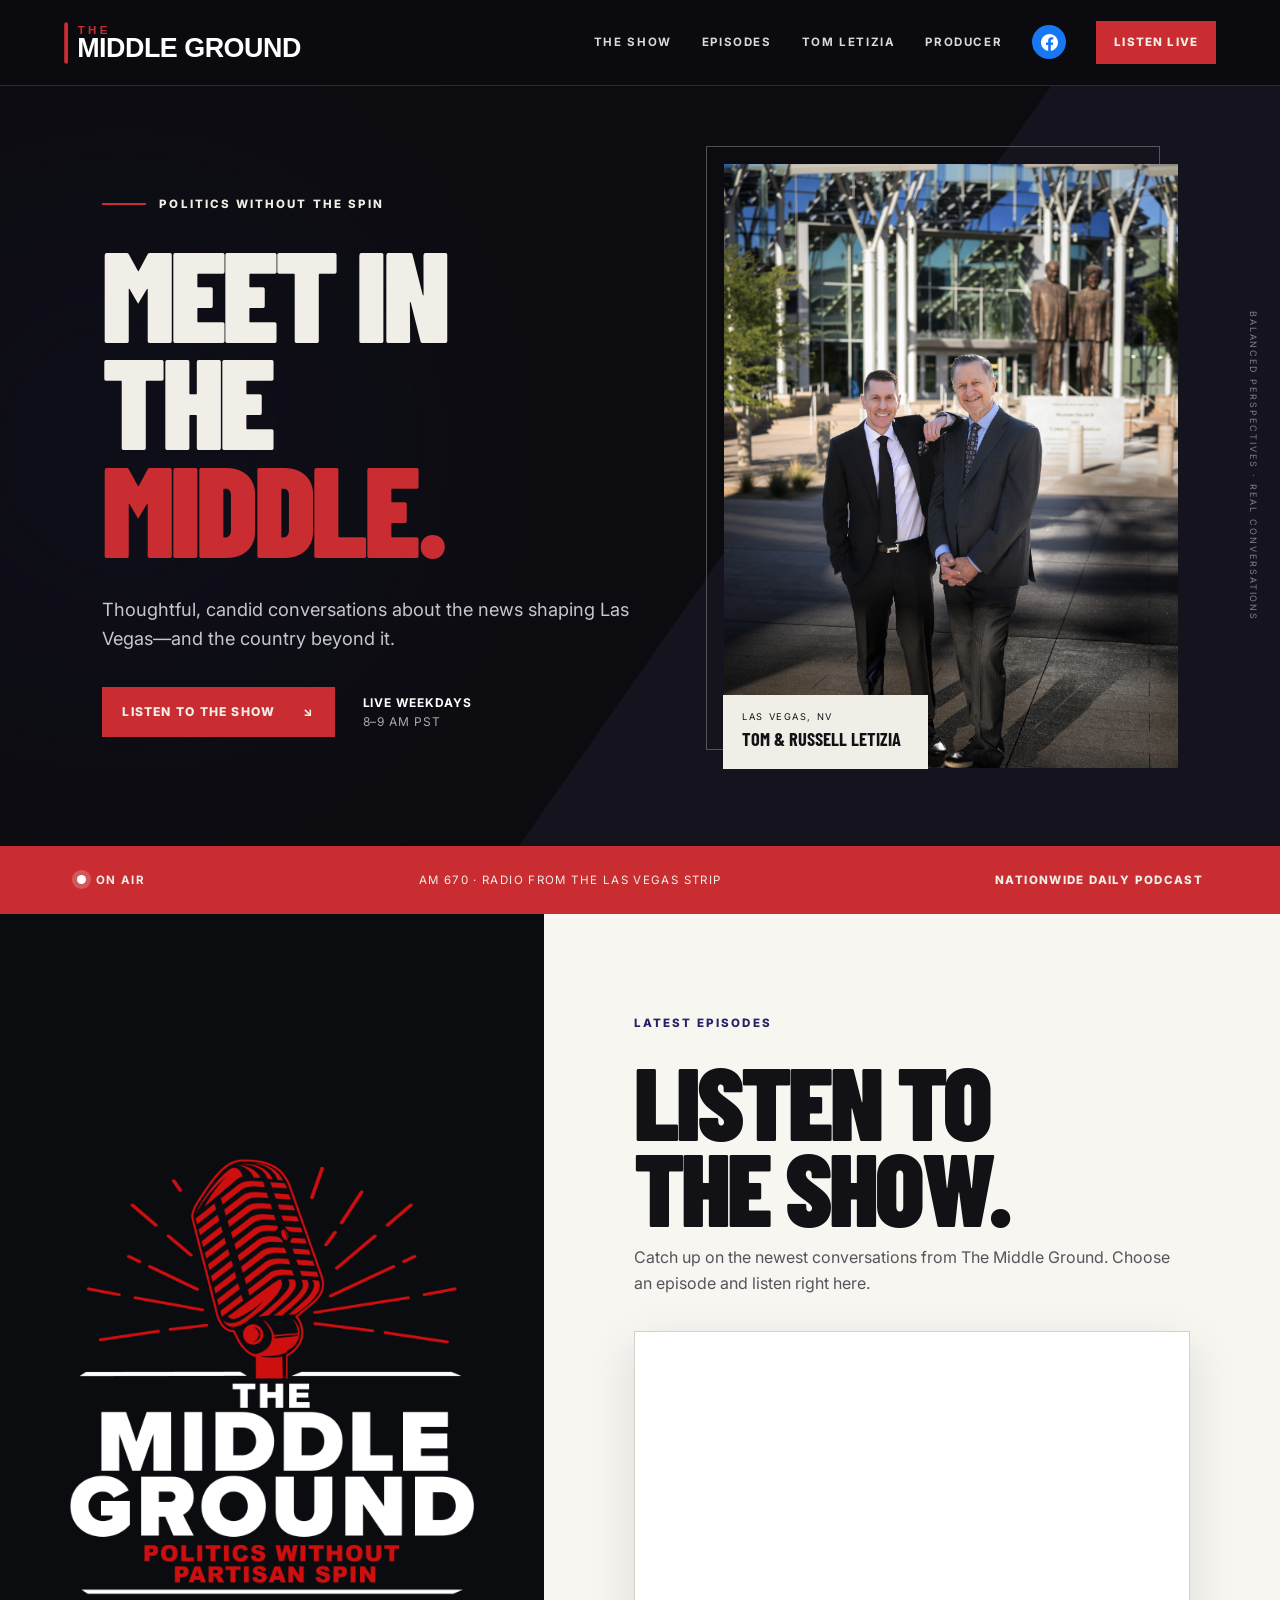
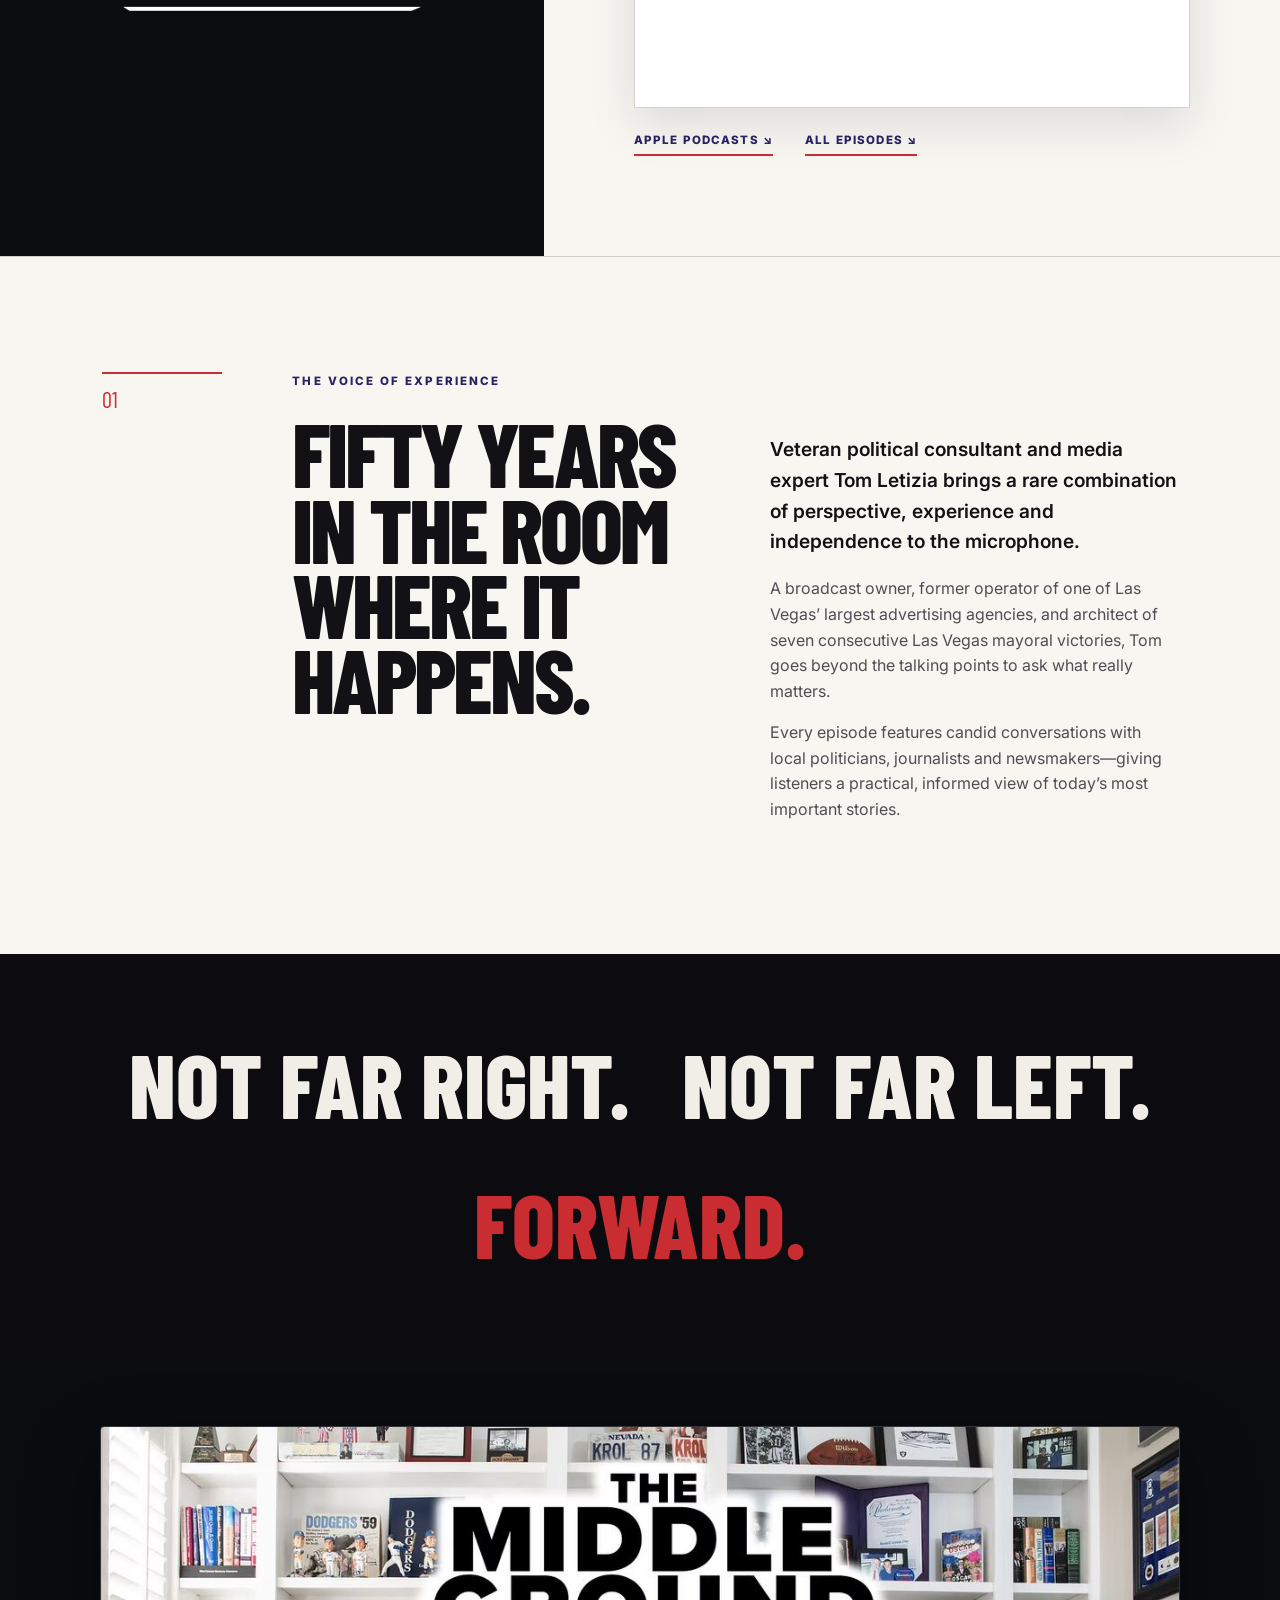
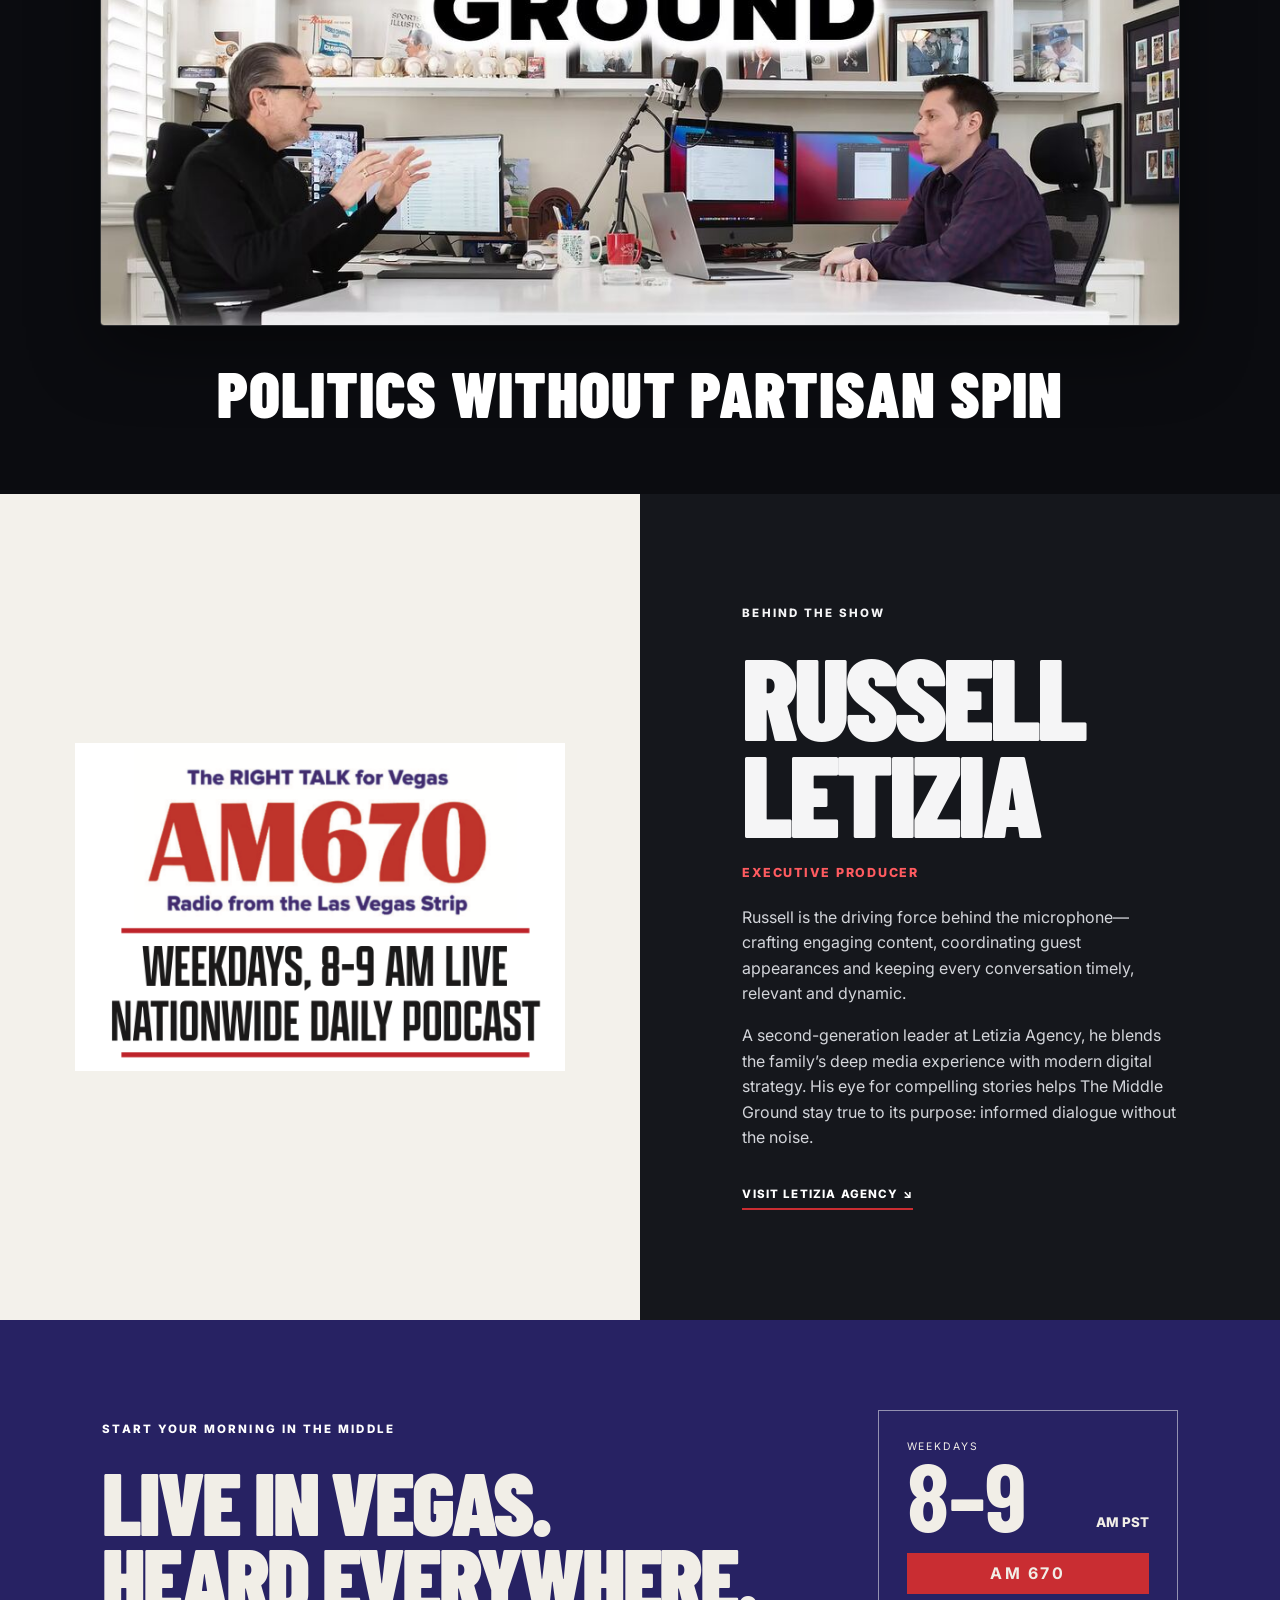
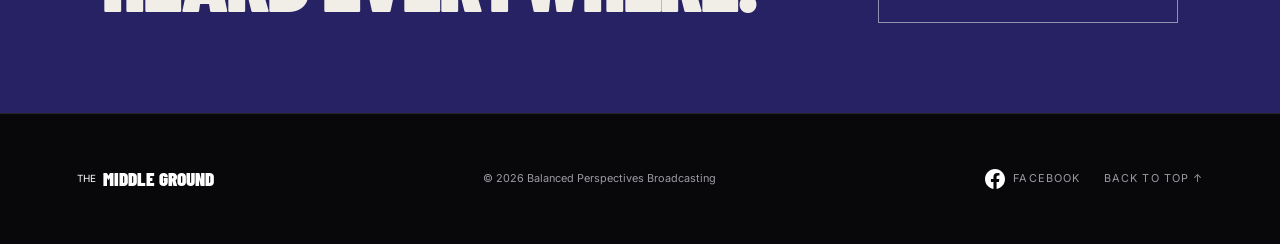
<file: index.html>
<!doctype html><html lang="en"><head>
<meta charset="utf-8">
<!-- Google tag (gtag.js) -->
<script async src="https://www.googletagmanager.com/gtag/js?id=G-D2BXG5R0DK"></script>
<script>
  window.dataLayer = window.dataLayer || [];
  function gtag(){dataLayer.push(arguments);}
  gtag('js', new Date());

  gtag('config', 'G-D2BXG5R0DK');
</script>
<meta name="viewport" content="width=device-width, initial-scale=1">
<title>The Middle Ground Show | Tom Letizia</title><meta name="description" content="The Middle Ground with Tom Letizia — live weekdays 8–9 AM on AM 670 in Las Vegas and available nationwide as a daily podcast.">
<link rel="canonical" href="https://themiddlegroundshow.com/">
<meta property="og:type" content="website">
<meta property="og:site_name" content="The Middle Ground">
<meta property="og:title" content="The Middle Ground Show | Tom Letizia">
<meta property="og:description" content="Thoughtful, candid conversations about the news shaping Las Vegas—and the country beyond it. Live weekdays 8–9 AM on AM 670 and available nationwide as a daily podcast.">
<meta property="og:url" content="https://themiddlegroundshow.com/">
<meta property="og:image" content="https://themiddlegroundshow.com/assets/social-thumbnail.jpg?v=20261009">
<meta property="og:image:alt" content="The Middle Ground with Tom and Russell Letizia—Politics Without Partisan Spin">
<meta property="og:image:width" content="1200">
<meta property="og:image:height" content="630">
<meta property="og:image:type" content="image/jpeg">
<meta name="twitter:card" content="summary_large_image">
<meta name="twitter:title" content="The Middle Ground Show | Tom Letizia">
<meta name="twitter:description" content="Politics without partisan spin—live weekdays 8–9 AM on AM 670 and available nationwide as a daily podcast.">
<meta name="twitter:image" content="https://themiddlegroundshow.com/assets/social-thumbnail.jpg?v=20261009">
<script type="application/ld+json">
{
  "@context": "https://schema.org",
  "@graph": [
    {
      "@type": "WebSite",
      "@id": "https://themiddlegroundshow.com/#website",
      "url": "https://themiddlegroundshow.com/",
      "name": "The Middle Ground",
      "description": "Thoughtful, candid conversations about the news shaping Las Vegas and the country beyond it.",
      "inLanguage": "en-US",
      "publisher": {
        "@id": "https://themiddlegroundshow.com/#organization"
      }
    },
    {
      "@type": "Organization",
      "@id": "https://themiddlegroundshow.com/#organization",
      "name": "Balanced Perspectives Broadcasting",
      "url": "https://themiddlegroundshow.com/",
      "logo": {
        "@type": "ImageObject",
        "url": "https://themiddlegroundshow.com/assets/middle-ground-transparent.png"
      },
      "sameAs": [
        "https://www.facebook.com/TheMiddleGroundShow",
        "https://www.buzzsprout.com/2429851",
        "https://podcasts.apple.com/us/podcast/the-middle-ground/id1788985319"
      ]
    },
    {
      "@type": "PodcastSeries",
      "@id": "https://themiddlegroundshow.com/#podcast",
      "name": "The Middle Ground",
      "url": "https://themiddlegroundshow.com/",
      "description": "Politics without partisan spin with veteran political consultant and media expert Tom Letizia.",
      "image": "https://themiddlegroundshow.com/assets/middle-ground-transparent.png",
      "inLanguage": "en-US",
      "author": {
        "@type": "Person",
        "name": "Tom Letizia"
      },
      "publisher": {
        "@id": "https://themiddlegroundshow.com/#organization"
      },
      "sameAs": [
        "https://www.buzzsprout.com/2429851",
        "https://podcasts.apple.com/us/podcast/the-middle-ground/id1788985319"
      ]
    }
  ]
}
</script>
<link rel="preconnect" href="https://fonts.googleapis.com"><link rel="preconnect" href="https://fonts.gstatic.com" crossorigin><link href="https://fonts.googleapis.com/css2?family=Barlow+Condensed:wght@500;600;700;800;900&family=Inter:wght@400;500;600;700&display=swap" rel="stylesheet"><link rel="icon" type="image/png" href="assets/favicon.png?v=20261009"><link rel="apple-touch-icon" href="assets/favicon.png?v=20261009"><link rel="stylesheet" href="styles.css?v=20260911-2"></head><body>
<header class="site-header"><a class="brand logo-brand" href="#top" aria-label="The Middle Ground home"><img src="assets/tom-letizia-show-transparent.png" alt="The Tom Letizia Show"></a><button class="menu-toggle" aria-expanded="false" aria-controls="site-nav" aria-label="Open menu"><span></span><span></span></button><nav id="site-nav" aria-label="Main navigation"><a href="#show">The Show</a><a href="#episodes">Episodes</a><a href="#host">Tom Letizia</a><a href="#producer">Producer</a><a class="facebook-icon" href="https://www.facebook.com/TheMiddleGroundShow" target="_blank" rel="noopener" aria-label="The Middle Ground Show on Facebook"><svg viewBox="0 0 24 24" aria-hidden="true"><path d="M24 12.07C24 5.4 18.63 0 12 0S0 5.4 0 12.07C0 18.1 4.39 23.1 10.13 24v-8.44H7.08v-3.49h3.05V9.41c0-3.03 1.79-4.7 4.53-4.7 1.31 0 2.68.23 2.68.23v2.97h-1.51c-1.49 0-1.95.93-1.95 1.89v2.27h3.32l-.53 3.49h-2.79V24C19.61 23.1 24 18.1 24 12.07z"/></svg></a><a class="nav-cta" href="#listen">Listen Live</a></nav></header>
<main id="top"><section class="hero" id="show"><div class="hero-copy reveal"><p class="eyebrow"><span></span> Politics without the spin</p><h1>Meet in the<br><em>middle.</em></h1><p class="hero-intro">Thoughtful, candid conversations about the news shaping Las Vegas—and the country beyond it.</p><div class="hero-actions"><a class="button primary" href="#episodes">Listen to the show <span>↘</span></a><span class="schedule"><b>LIVE WEEKDAYS</b> 8–9 AM PST</span></div></div><figure class="hero-image reveal"><img src="assets/tom-russell.jpg" alt="Russell and Tom Letizia outside Las Vegas City Hall"><figcaption><span>LAS VEGAS, NV</span><b>Tom &amp; Russell Letizia</b></figcaption></figure><div class="vertical-note">BALANCED PERSPECTIVES · REAL CONVERSATIONS</div></section>
<section class="broadcast-strip" id="listen"><div><span class="live-dot"></span><b>ON AIR</b></div><p>AM 670 · RADIO FROM THE LAS VEGAS STRIP</p><p class="podcast">NATIONWIDE DAILY PODCAST</p></section>
<section class="episodes" id="episodes"><div class="episode-brand reveal"><img src="assets/middle-ground-transparent.png" alt="The Middle Ground — Politics Without Partisan Spin logo"></div><div class="episode-content reveal"><p class="eyebrow dark">LATEST EPISODES</p><h2>Listen to<br>the show.</h2><p>Catch up on the newest conversations from The Middle Ground. Choose an episode and listen right here.</p><div class="player-frame"><iframe src="https://www.buzzsprout.com/2429851?client_source=large_player&amp;iframe=true" loading="lazy" width="100%" height="375" frameborder="0" scrolling="no" title="The Middle Ground podcast episode player"></iframe></div><div class="listen-links"><a href="https://podcasts.apple.com/us/podcast/the-middle-ground/id1788985319" target="_blank" rel="noopener">Apple Podcasts ↘</a><a href="https://www.buzzsprout.com/2429851" target="_blank" rel="noopener">All Episodes ↘</a></div></div></section>
<section class="about" id="host"><div class="section-number">01</div><div class="about-heading reveal"><p class="eyebrow dark">THE VOICE OF EXPERIENCE</p><h2>Fifty years in the room where it happens.</h2></div><div class="about-copy reveal"><p class="lead">Veteran political consultant and media expert Tom Letizia brings a rare combination of perspective, experience and independence to the microphone.</p><p>A broadcast owner, former operator of one of Las Vegas’ largest advertising agencies, and architect of seven consecutive Las Vegas mayoral victories, Tom goes beyond the talking points to ask what really matters.</p><p>Every episode features candid conversations with local politicians, journalists and newsmakers—giving listeners a practical, informed view of today’s most important stories.</p></div></section>
<section class="manifesto"><p>Not far right.</p><p>Not far left.</p><p class="accent">Forward.</p></section><section class="studio-banner reveal"><div class="studio-photo"><img src="assets/studio-logo.jpg?v=20260911-2" alt="Tom and Russell Letizia recording The Middle Ground"></div><p>Politics without partisan spin</p></section>
<section class="producer" id="producer"><div class="producer-art reveal"><img src="assets/am670.png" alt="AM 670, The Right Talk for Vegas; weekdays 8–9 AM live and nationwide daily podcast"></div><div class="producer-copy reveal"><p class="eyebrow">BEHIND THE SHOW</p><h2>Russell<br>Letizia</h2><p class="role">Executive Producer</p><p>Russell is the driving force behind the microphone—crafting engaging content, coordinating guest appearances and keeping every conversation timely, relevant and dynamic.</p><p>A second-generation leader at Letizia Agency, he blends the family’s deep media experience with modern digital strategy. His eye for compelling stories helps The Middle Ground stay true to its purpose: informed dialogue without the noise.</p><a class="text-link" href="https://www.letiziaagency.com" target="_blank" rel="noopener">Visit Letizia Agency <span>↘</span></a></div></section><section class="tune-in"><div><p class="eyebrow light">START YOUR MORNING IN THE MIDDLE</p><h2>Live in Vegas.<br>Heard everywhere.</h2></div><div class="tune-card"><span>WEEKDAYS</span><strong>8–9</strong><small>AM PST</small><b>AM 670</b></div></section></main>
<footer><a class="brand footer-brand" href="#top"><span class="brand-mark">THE</span><span class="brand-name">MIDDLE GROUND</span></a><p>© 2026 Balanced Perspectives Broadcasting</p><div class="footer-actions"><a class="facebook-link" href="https://www.facebook.com/TheMiddleGroundShow" target="_blank" rel="noopener" aria-label="Follow The Middle Ground Show on Facebook"><svg viewBox="0 0 24 24" aria-hidden="true"><path d="M24 12.07C24 5.4 18.63 0 12 0S0 5.4 0 12.07C0 18.1 4.39 23.1 10.13 24v-8.44H7.08v-3.49h3.05V9.41c0-3.03 1.79-4.7 4.53-4.7 1.31 0 2.68.23 2.68.23v2.97h-1.51c-1.49 0-1.95.93-1.95 1.89v2.27h3.32l-.53 3.49h-2.79V24C19.61 23.1 24 18.1 24 12.07z"/></svg><span>Facebook</span></a><a href="#top">Back to top ↑</a></div></footer><script src="script.js"></script></body></html>
</file>
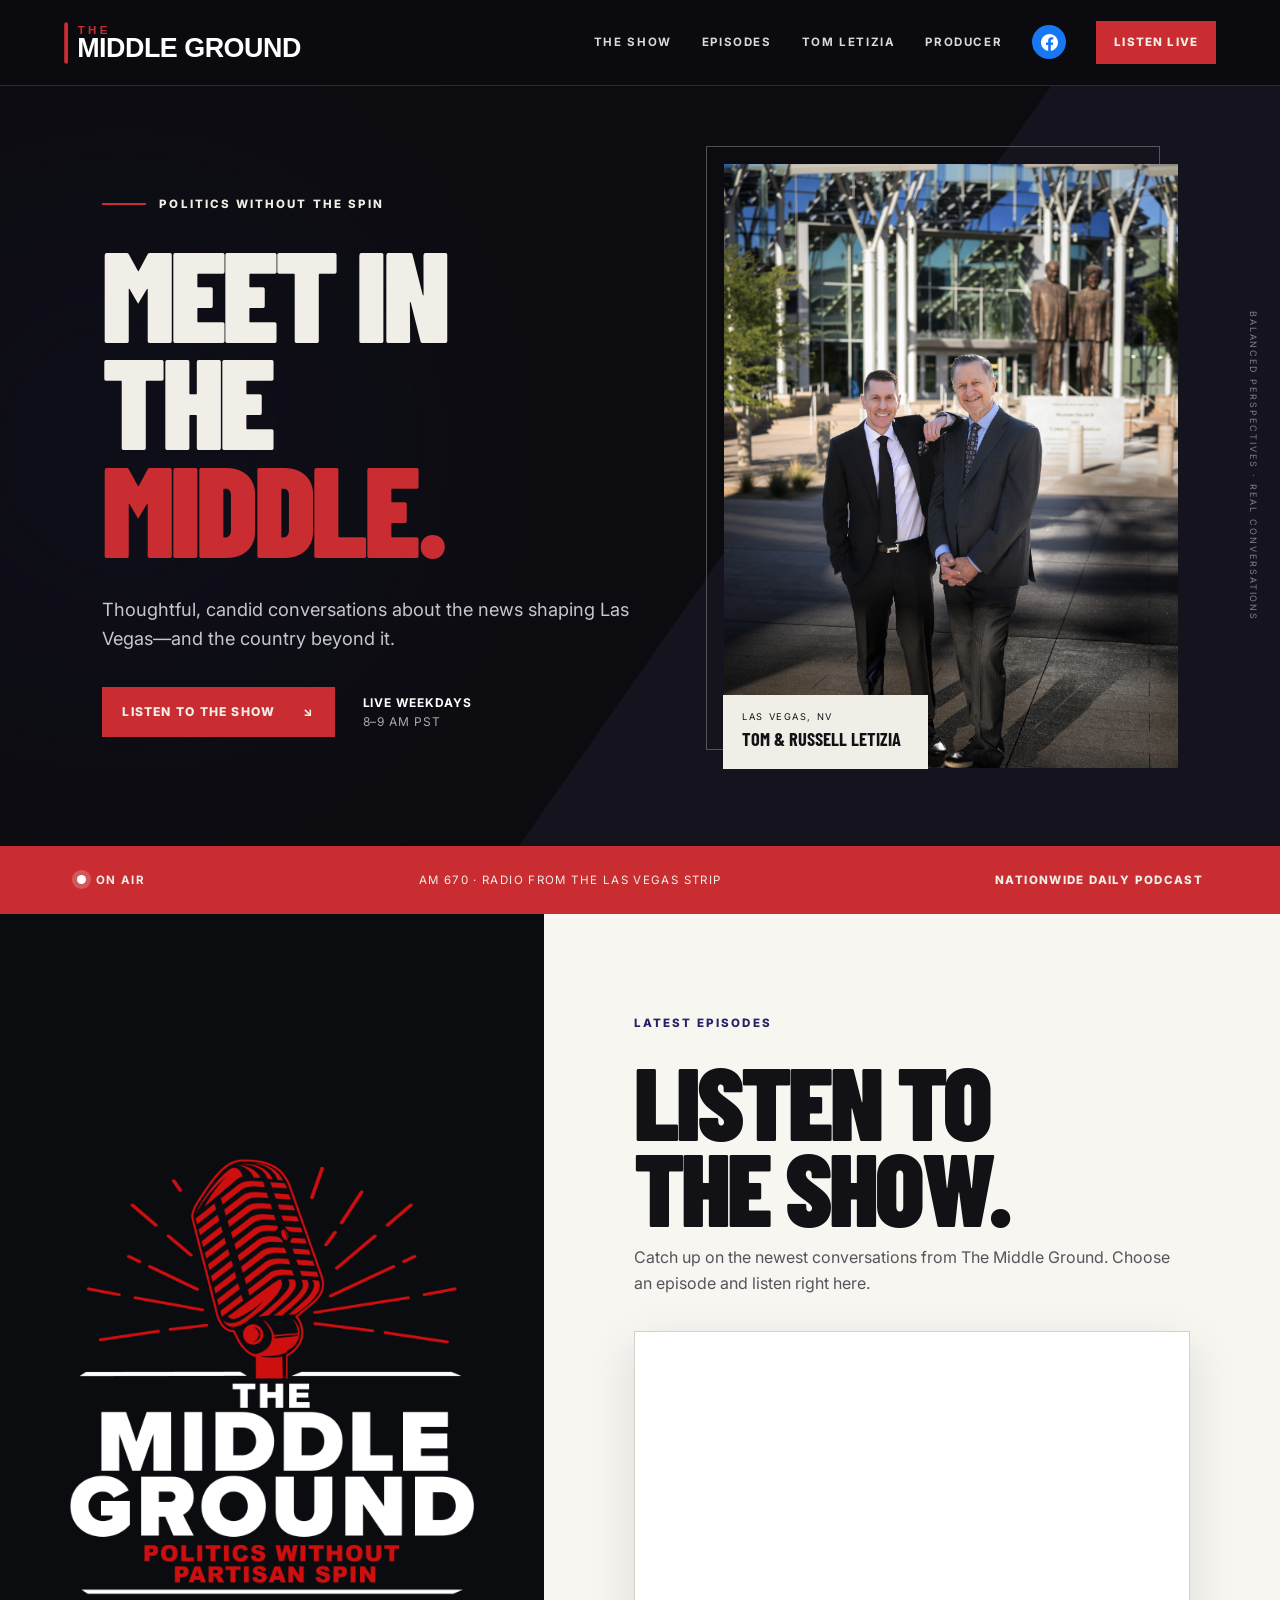
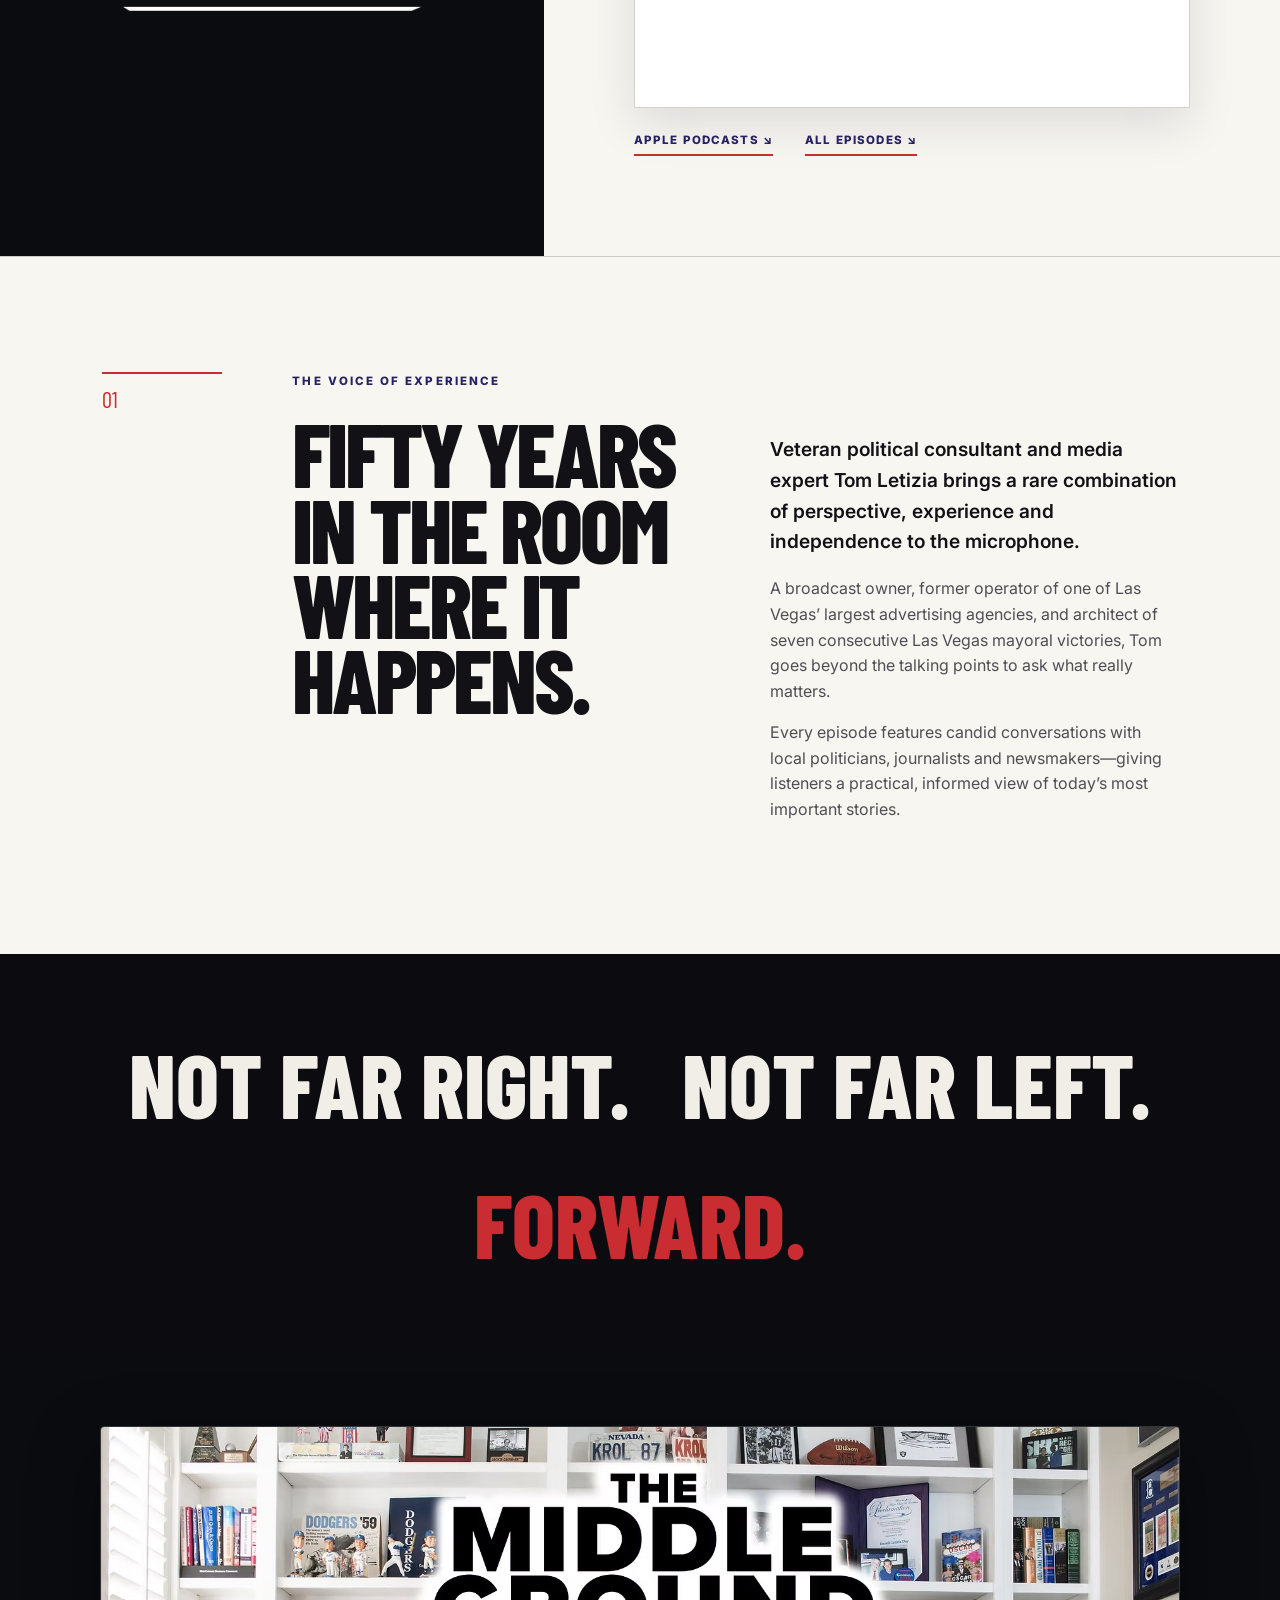
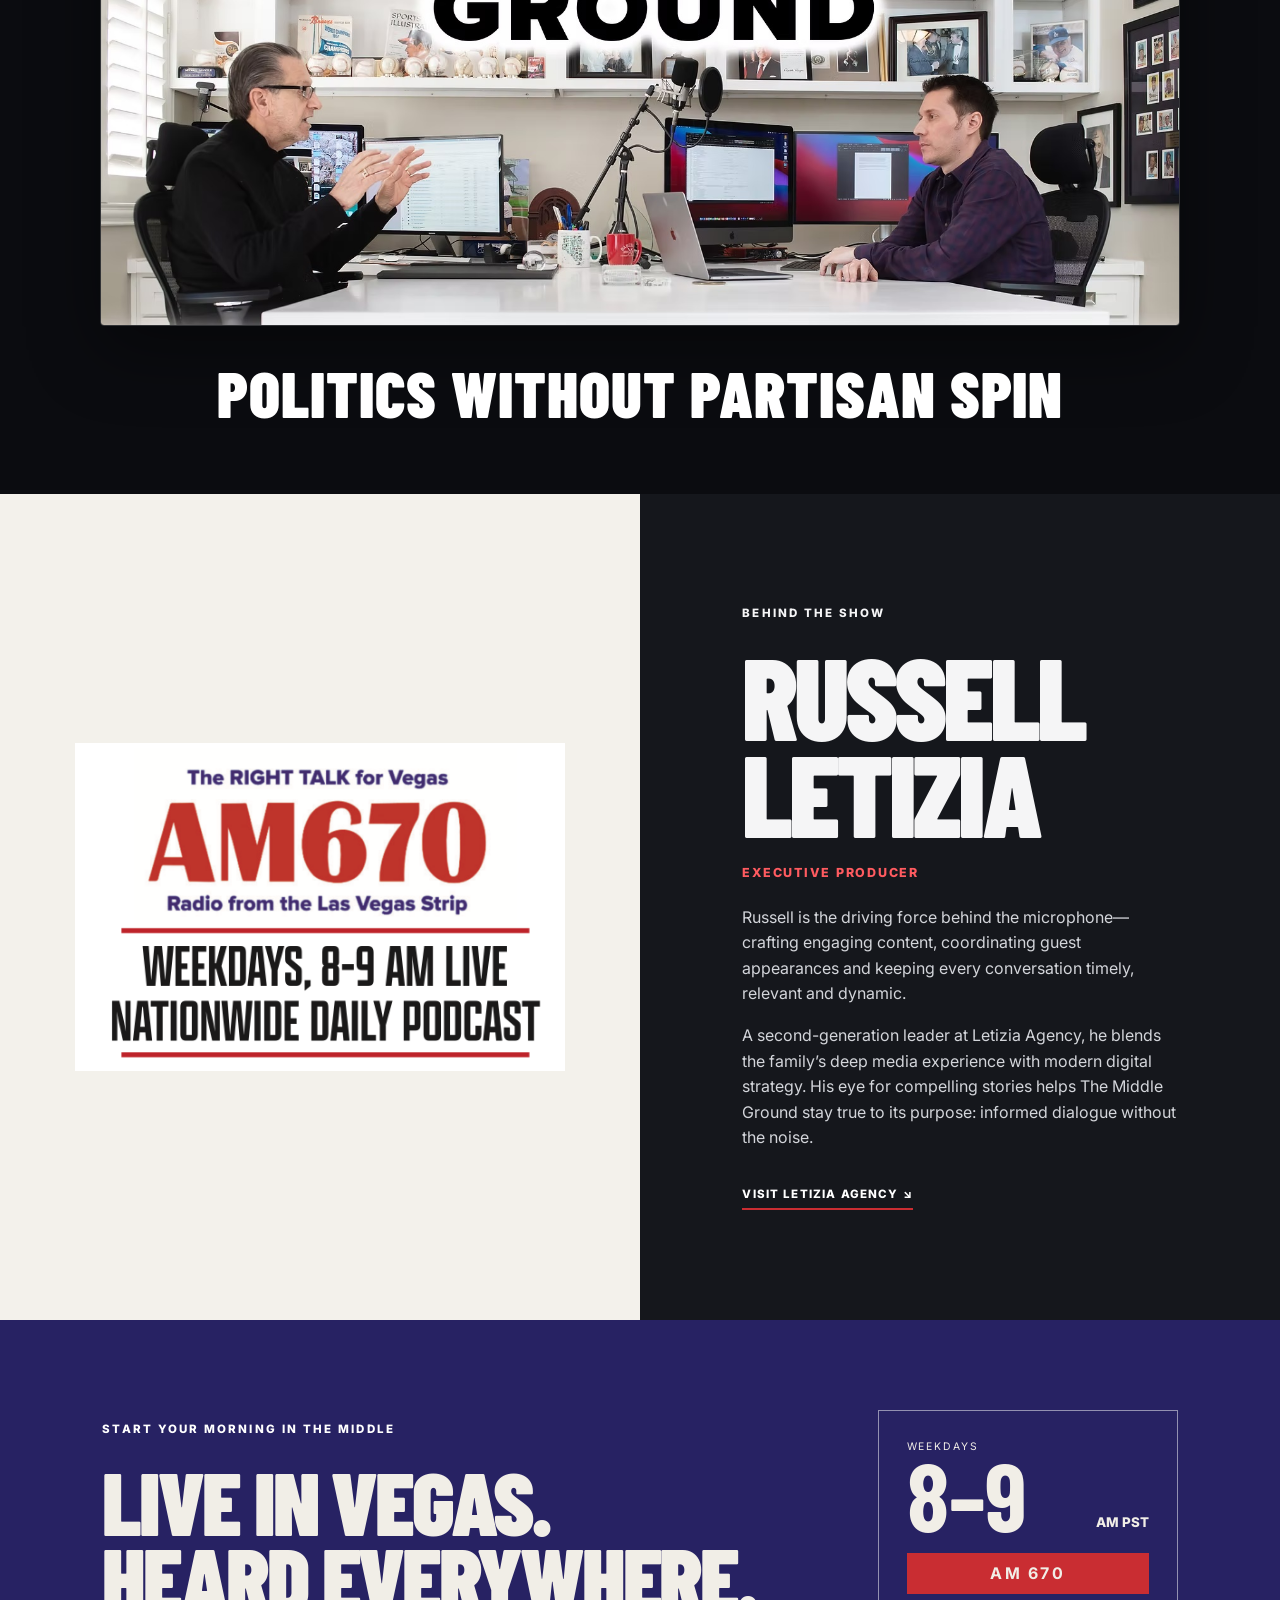
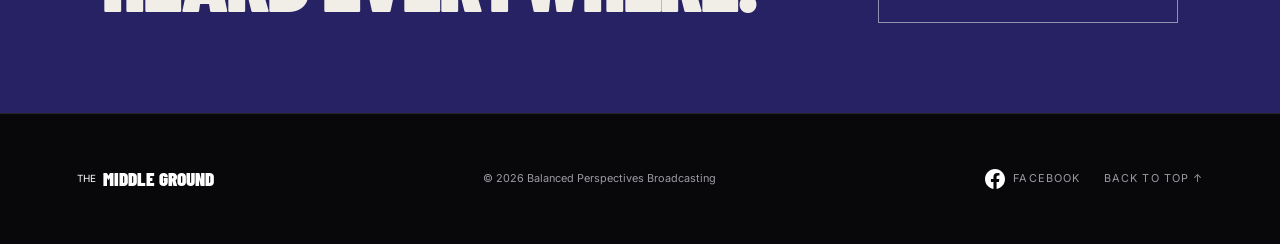
<file: Middle-Ground-Show-GitHub/index.html>
<!doctype html><html lang="en"><head>
<meta charset="utf-8"><meta name="viewport" content="width=device-width, initial-scale=1">
<title>The Middle Ground Show | Tom Letizia</title><meta name="description" content="The Middle Ground with Tom Letizia — live weekdays 8–9 AM on AM 670 in Las Vegas and available nationwide as a daily podcast.">
<link rel="preconnect" href="https://fonts.googleapis.com"><link rel="preconnect" href="https://fonts.gstatic.com" crossorigin><link href="https://fonts.googleapis.com/css2?family=Barlow+Condensed:wght@500;600;700;800;900&family=Inter:wght@400;500;600;700&display=swap" rel="stylesheet"><link rel="icon" type="image/svg+xml" href="data:image/svg+xml,%3Csvg xmlns='http://www.w3.org/2000/svg' viewBox='0 0 64 64'%3E%3Crect width='64' height='64' rx='12' fill='%232a256b'/%3E%3Cpath d='M13 18h38v8H37v25H27V26H13z' fill='white'/%3E%3Crect x='13' y='10' width='38' height='5' fill='%23cc2d2d'/%3E%3C/svg%3E"><link rel="stylesheet" href="styles.css"></head><body>
<header class="site-header"><a class="brand logo-brand" href="#top" aria-label="The Middle Ground home"><img src="assets/tom-letizia-show-transparent.png" alt="The Tom Letizia Show"></a><button class="menu-toggle" aria-expanded="false" aria-controls="site-nav" aria-label="Open menu"><span></span><span></span></button><nav id="site-nav" aria-label="Main navigation"><a href="#show">The Show</a><a href="#episodes">Episodes</a><a href="#host">Tom Letizia</a><a href="#producer">Producer</a><a class="facebook-icon" href="https://www.facebook.com/TheMiddleGroundShow" target="_blank" rel="noopener" aria-label="The Middle Ground Show on Facebook"><svg viewBox="0 0 24 24" aria-hidden="true"><path d="M24 12.07C24 5.4 18.63 0 12 0S0 5.4 0 12.07C0 18.1 4.39 23.1 10.13 24v-8.44H7.08v-3.49h3.05V9.41c0-3.03 1.79-4.7 4.53-4.7 1.31 0 2.68.23 2.68.23v2.97h-1.51c-1.49 0-1.95.93-1.95 1.89v2.27h3.32l-.53 3.49h-2.79V24C19.61 23.1 24 18.1 24 12.07z"/></svg></a><a class="nav-cta" href="#listen">Listen Live</a></nav></header>
<main id="top"><section class="hero" id="show"><div class="hero-copy reveal"><p class="eyebrow"><span></span> Politics without the spin</p><h1>Meet in the<br><em>middle.</em></h1><p class="hero-intro">Thoughtful, candid conversations about the news shaping Las Vegas—and the country beyond it.</p><div class="hero-actions"><a class="button primary" href="#episodes">Listen to the show <span>↘</span></a><span class="schedule"><b>LIVE WEEKDAYS</b> 8–9 AM PST</span></div></div><figure class="hero-image reveal"><img src="assets/tom-russell.jpg" alt="Russell and Tom Letizia outside Las Vegas City Hall"><figcaption><span>LAS VEGAS, NV</span><b>Tom &amp; Russell Letizia</b></figcaption></figure><div class="vertical-note">BALANCED PERSPECTIVES · REAL CONVERSATIONS</div></section>
<section class="broadcast-strip" id="listen"><div><span class="live-dot"></span><b>ON AIR</b></div><p>AM 670 · RADIO FROM THE LAS VEGAS STRIP</p><p class="podcast">NATIONWIDE DAILY PODCAST</p></section>
<section class="episodes" id="episodes"><div class="episode-brand reveal"><img src="assets/middle-ground-transparent.png" alt="The Middle Ground — Politics Without Partisan Spin logo"></div><div class="episode-content reveal"><p class="eyebrow dark">LATEST EPISODES</p><h2>Listen to<br>the show.</h2><p>Catch up on the newest conversations from The Middle Ground. Choose an episode and listen right here.</p><div class="player-frame"><iframe src="https://www.buzzsprout.com/2429851?client_source=large_player&amp;iframe=true" loading="lazy" width="100%" height="375" frameborder="0" scrolling="no" title="The Middle Ground podcast episode player"></iframe></div><div class="listen-links"><a href="https://podcasts.apple.com/us/podcast/the-middle-ground/id1788985319" target="_blank" rel="noopener">Apple Podcasts ↘</a><a href="https://www.buzzsprout.com/2429851" target="_blank" rel="noopener">All Episodes ↘</a></div></div></section>
<section class="about" id="host"><div class="section-number">01</div><div class="about-heading reveal"><p class="eyebrow dark">THE VOICE OF EXPERIENCE</p><h2>Fifty years in the room where it happens.</h2></div><div class="about-copy reveal"><p class="lead">Veteran political consultant and media expert Tom Letizia brings a rare combination of perspective, experience and independence to the microphone.</p><p>A broadcast owner, former operator of one of Las Vegas’ largest advertising agencies, and architect of seven consecutive Las Vegas mayoral victories, Tom goes beyond the talking points to ask what really matters.</p><p>Every episode features candid conversations with local politicians, journalists and newsmakers—giving listeners a practical, informed view of today’s most important stories.</p></div></section>
<section class="manifesto"><p>Not far right.</p><p>Not far left.</p><p class="accent">Forward.</p></section><section class="studio-banner reveal"><div class="studio-photo"><img src="assets/studio-logo.jpg" alt="Tom and Russell Letizia recording The Middle Ground"></div><p>Politics without partisan spin</p></section>
<section class="producer" id="producer"><div class="producer-art reveal"><img src="assets/am670.png" alt="AM 670, The Right Talk for Vegas; weekdays 8–9 AM live and nationwide daily podcast"></div><div class="producer-copy reveal"><p class="eyebrow">BEHIND THE SHOW</p><h2>Russell<br>Letizia</h2><p class="role">Executive Producer</p><p>Russell is the driving force behind the microphone—crafting engaging content, coordinating guest appearances and keeping every conversation timely, relevant and dynamic.</p><p>A second-generation leader at Letizia Agency, he blends the family’s deep media experience with modern digital strategy. His eye for compelling stories helps The Middle Ground stay true to its purpose: informed dialogue without the noise.</p><a class="text-link" href="https://www.letiziaagency.com" target="_blank" rel="noopener">Visit Letizia Agency <span>↘</span></a></div></section><section class="tune-in"><div><p class="eyebrow light">START YOUR MORNING IN THE MIDDLE</p><h2>Live in Vegas.<br>Heard everywhere.</h2></div><div class="tune-card"><span>WEEKDAYS</span><strong>8–9</strong><small>AM PST</small><b>AM 670</b></div></section></main>
<footer><a class="brand footer-brand" href="#top"><span class="brand-mark">THE</span><span class="brand-name">MIDDLE GROUND</span></a><p>© 2026 Balanced Perspectives Broadcasting</p><div class="footer-actions"><a class="facebook-link" href="https://www.facebook.com/TheMiddleGroundShow" target="_blank" rel="noopener" aria-label="Follow The Middle Ground Show on Facebook"><svg viewBox="0 0 24 24" aria-hidden="true"><path d="M24 12.07C24 5.4 18.63 0 12 0S0 5.4 0 12.07C0 18.1 4.39 23.1 10.13 24v-8.44H7.08v-3.49h3.05V9.41c0-3.03 1.79-4.7 4.53-4.7 1.31 0 2.68.23 2.68.23v2.97h-1.51c-1.49 0-1.95.93-1.95 1.89v2.27h3.32l-.53 3.49h-2.79V24C19.61 23.1 24 18.1 24 12.07z"/></svg><span>Facebook</span></a><a href="#top">Back to top ↑</a></div></footer><script src="script.js"></script></body></html>
</file>
<file: styles.css>
:root{--ink:#111116;--cream:#f1eee7;--paper:#f8f6f1;--purple:#272263;--red:#c92d32;--muted:#6f6e72;--line:rgba(17,17,22,.18)}*{box-sizing:border-box}html{scroll-behavior:smooth}body{margin:0;background:var(--ink);color:var(--cream);font-family:Inter,Arial,sans-serif;line-height:1.6}img{display:block;width:100%}a{color:inherit}.site-header{height:86px;padding:0 clamp(24px,5vw,78px);display:flex;align-items:center;justify-content:space-between;gap:34px;background:#0b0b0f;border-bottom:1px solid rgba(255,255,255,.13);position:sticky;top:0;z-index:30}.logo-brand{width:250px;height:62px;display:flex;align-items:center}.logo-brand img{height:48px;object-fit:contain;object-position:left center}.site-header nav{display:flex;align-items:center;gap:30px}.site-header nav>a:not(.nav-cta):not(.facebook-icon){font-size:.72rem;text-transform:uppercase;letter-spacing:.14em;text-decoration:none;color:#d9d8dd;font-weight:700}.site-header nav>a:hover{color:#fff}.nav-cta{padding:12px 18px;background:var(--red);text-decoration:none;text-transform:uppercase;letter-spacing:.1em;font-size:.72rem;font-weight:800}.facebook-icon{width:34px;height:34px;display:grid;place-items:center;border-radius:50%;background:#1877f2}.facebook-icon svg{width:17px;fill:#fff}.menu-toggle{display:none;background:transparent;border:0;width:44px;height:44px;padding:10px}.menu-toggle span{display:block;height:2px;background:#fff;margin:7px 0}
.hero{min-height:760px;display:grid;grid-template-columns:minmax(0,1.08fr) minmax(360px,.92fr);align-items:center;position:relative;padding:72px clamp(40px,8vw,130px);gap:clamp(45px,7vw,115px);overflow:hidden;background:linear-gradient(125deg,#0c0c10 0 58%,#15131d 58%)}.hero:before{content:"";position:absolute;width:450px;height:450px;background:var(--purple);border-radius:50%;filter:blur(160px);opacity:.22;left:-100px;top:140px}.hero-copy{position:relative;z-index:1;max-width:720px}.eyebrow{display:flex;align-items:center;gap:13px;font-size:.72rem;letter-spacing:.18em;font-weight:800;text-transform:uppercase;margin:0 0 25px}.eyebrow>span{width:44px;height:2px;background:var(--red)}.eyebrow.dark{color:var(--purple)}.eyebrow.light{color:#fff}.hero h1,.episodes h2,.about h2,.producer h2,.tune-in h2{font-family:"Barlow Condensed",sans-serif;text-transform:uppercase;line-height:.84;letter-spacing:-.035em;margin:0}.hero h1{font-size:clamp(5.6rem,10vw,10.5rem);font-weight:900}.hero h1 em{font-style:normal;color:var(--red)}.hero-intro{max-width:600px;font-size:1.14rem;color:#c8c5ce;margin:34px 0}.hero-actions{display:flex;align-items:center;gap:28px;flex-wrap:wrap}.button{display:inline-flex;gap:28px;align-items:center;padding:15px 20px;background:var(--red);text-decoration:none;text-transform:uppercase;font-weight:800;font-size:.76rem;letter-spacing:.1em}.schedule{font-size:.75rem;letter-spacing:.08em;color:#aaa7b1}.schedule b{color:white;display:block}.hero-image{margin:0;position:relative;max-width:520px;justify-self:end}.hero-image:before{content:"";position:absolute;inset:-18px 18px 18px -18px;border:1px solid rgba(255,255,255,.28)}.hero-image img{position:relative;aspect-ratio:3/4;object-fit:cover;object-position:center 38%;filter:saturate(.82) contrast(1.05)}.hero-image figcaption{position:absolute;bottom:-1px;left:-1px;background:var(--cream);color:var(--ink);padding:15px 19px;display:grid;min-width:205px}.hero-image figcaption span{font-size:.58rem;letter-spacing:.17em}.hero-image figcaption b{text-transform:uppercase;font-family:"Barlow Condensed";font-size:1.15rem}.vertical-note{position:absolute;right:20px;top:50%;writing-mode:vertical-rl;transform:translateY(-50%);font-size:.56rem;letter-spacing:.22em;color:#817e89}.broadcast-strip{height:68px;background:var(--red);display:flex;align-items:center;justify-content:space-between;gap:25px;padding:0 clamp(25px,6vw,90px);font-size:.72rem;letter-spacing:.12em;text-transform:uppercase}.broadcast-strip p{margin:0}.live-dot{display:inline-block;width:9px;height:9px;background:white;border-radius:50%;margin-right:10px;box-shadow:0 0 0 5px rgba(255,255,255,.2)}.podcast{font-weight:800}
.episodes{display:grid;grid-template-columns:.85fr 1.15fr;background:var(--paper);color:var(--ink);min-height:820px}.episode-brand{display:grid;place-items:center;padding:70px;background:var(--purple);overflow:hidden}.episode-brand img{max-width:520px;max-height:600px;object-fit:contain}.episode-content{padding:100px clamp(45px,7vw,110px)}.episodes h2{font-size:clamp(5rem,8vw,8rem);font-weight:900}.episode-content>p:not(.eyebrow){max-width:620px;color:#55545a}.player-frame{margin-top:34px;background:white;border:1px solid #d6d2ca;box-shadow:0 16px 45px rgba(25,21,41,.12);overflow:hidden}.player-frame iframe{display:block}.listen-links{display:flex;gap:32px;margin-top:23px}.listen-links a,.text-link{text-transform:uppercase;letter-spacing:.1em;font-size:.72rem;font-weight:800;color:var(--purple);text-decoration:none;border-bottom:2px solid var(--red);padding-bottom:5px}.about{background:var(--paper);color:var(--ink);display:grid;grid-template-columns:120px 1fr 1fr;gap:70px;padding:115px clamp(40px,8vw,130px);border-top:1px solid var(--line)}.section-number{font-family:"Barlow Condensed";font-size:1.4rem;color:var(--red);border-top:2px solid var(--red);padding-top:8px}.about h2{font-size:clamp(4rem,7vw,7rem);font-weight:800;max-width:730px}.about-copy{padding-top:43px}.about-copy p{color:#4f4e54}.about-copy .lead{font-size:1.2rem;color:var(--ink);font-weight:600}.manifesto{padding:85px clamp(40px,8vw,130px);display:flex;justify-content:center;gap:clamp(20px,4vw,70px);flex-wrap:wrap;background:#0c0c10}.manifesto p{font-family:"Barlow Condensed";font-size:clamp(3.5rem,7vw,7rem);font-weight:800;text-transform:uppercase;line-height:1;margin:0}.manifesto .accent{color:var(--red)}.studio-banner{background:var(--paper);padding:0}.studio-banner img{max-height:850px;object-fit:contain;background:white}
.producer{display:grid;grid-template-columns:1fr 1fr;background:#15171c;min-height:760px}.producer-art{display:grid;place-items:center;padding:75px;background:#f3f1eb}.producer-art img{max-width:560px;height:auto}.producer-copy{padding:110px clamp(45px,8vw,125px);color:#f5f5f6}.producer-copy h2{font-size:clamp(5rem,9vw,9rem);font-weight:900}.producer-copy .role{color:#ff5b60;text-transform:uppercase;letter-spacing:.14em;font-weight:800;font-size:.78rem;margin:22px 0}.producer-copy>p:not(.eyebrow):not(.role){color:#d3d5da;max-width:650px}.producer-copy .text-link{color:white;display:inline-block;margin-top:18px}.tune-in{padding:90px clamp(40px,8vw,130px);display:flex;align-items:center;justify-content:space-between;gap:55px;background:var(--purple)}.tune-in h2{font-size:clamp(4.2rem,7vw,7rem);font-weight:900}.tune-card{min-width:300px;border:1px solid rgba(255,255,255,.5);padding:28px;display:grid;grid-template-columns:1fr auto;align-items:end}.tune-card span{font-size:.65rem;letter-spacing:.18em}.tune-card strong{grid-row:2;font-family:"Barlow Condensed";font-size:6rem;line-height:.8}.tune-card small{grid-row:2;font-weight:800}.tune-card b{grid-column:1/-1;background:var(--red);padding:8px 12px;margin-top:20px;text-align:center;letter-spacing:.14em}
footer{padding:45px clamp(30px,6vw,90px);background:#08080b;border-top:1px solid rgba(255,255,255,.12);display:flex;align-items:center;justify-content:space-between;gap:35px;color:#9c9ba2}footer p{font-size:.68rem}.footer-brand{display:flex;align-items:center;text-decoration:none;color:white}.brand-mark{font-size:.62rem;margin-right:7px}.brand-name{font-family:"Barlow Condensed";font-size:1.2rem;font-weight:900}.footer-actions{display:flex;align-items:center;gap:24px}.footer-actions>a{font-size:.68rem;text-transform:uppercase;letter-spacing:.1em;text-decoration:none}.facebook-link{display:flex;align-items:center;gap:8px}.facebook-link svg{width:20px;fill:#fff}.reveal{opacity:0;transform:translateY(22px);transition:opacity .7s ease,transform .7s ease}.reveal.visible{opacity:1;transform:none}
@media(max-width:960px){.site-header nav{display:none;position:absolute;top:86px;left:0;right:0;background:#0b0b0f;padding:28px;flex-direction:column;align-items:flex-start;border-bottom:1px solid #333}.site-header nav.open{display:flex}.menu-toggle{display:block}.hero{grid-template-columns:1fr;padding-top:70px}.hero-image{max-width:460px;justify-self:start}.vertical-note{display:none}.episodes,.producer{grid-template-columns:1fr}.episode-brand{padding:55px}.episode-brand img{max-height:480px}.about{grid-template-columns:70px 1fr}.about-copy{grid-column:2}.producer-art{padding:55px}.tune-in{align-items:flex-start;flex-direction:column}.tune-card{width:100%;max-width:430px}}@media(max-width:620px){.site-header{height:74px;padding:0 18px}.logo-brand{width:205px}.logo-brand img{height:38px}.site-header nav{top:74px}.hero{min-height:auto;padding:55px 22px 70px;background:#0d0d12}.hero h1{font-size:5rem}.hero-image{width:88%;margin-left:auto}.hero-actions{align-items:flex-start;flex-direction:column}.broadcast-strip{height:auto;padding:18px 22px;align-items:flex-start;flex-direction:column;gap:5px}.episodes h2{font-size:4.6rem}.episode-content{padding:65px 22px}.episode-brand{padding:42px 22px}.about{grid-template-columns:1fr;padding:70px 22px;gap:30px}.about-copy{grid-column:1;padding-top:0}.about h2{font-size:4rem}.section-number{width:55px}.manifesto{padding:65px 22px;display:block}.manifesto p{font-size:4rem}.producer-copy{padding:70px 22px}.producer-copy h2{font-size:5.5rem}.producer-art{padding:35px 20px}.tune-in{padding:65px 22px}.tune-in h2{font-size:4rem}.tune-card{min-width:0}footer{align-items:flex-start;flex-direction:column}.footer-actions{width:100%;justify-content:space-between}}@media(prefers-reduced-motion:reduce){html{scroll-behavior:auto}.reveal{opacity:1;transform:none;transition:none}}
.episode-brand{background:#0b0c10}
.studio-banner{background:#0b0c10;padding:0 0 70px;text-align:center;overflow:hidden}
.studio-photo{aspect-ratio:1706/840;overflow:hidden}
.studio-banner .studio-photo img{width:100%;height:auto;max-height:none;object-fit:initial;background:#0b0c10}
.studio-banner>p{margin:48px 24px 0;color:#fff;font-family:"Barlow Condensed",sans-serif;font-size:clamp(3rem,6.8vw,7rem);font-weight:900;letter-spacing:.015em;line-height:.9;text-transform:uppercase}
@media(max-width:620px){.studio-banner{padding-bottom:45px}.studio-banner>p{margin-top:32px}}
.studio-banner{padding:72px clamp(22px,6vw,96px);background:#0b0c10}
.studio-photo{width:min(1080px,100%);aspect-ratio:1706/790;margin:0 auto;border:1px solid rgba(255,255,255,.16);border-radius:4px;overflow:hidden;box-shadow:0 24px 70px rgba(0,0,0,.42)}
.studio-banner .studio-photo img{width:100%;height:100%;object-fit:cover;object-position:center top}
.studio-banner>p{margin:38px auto 0;max-width:1080px;font-size:clamp(2.4rem,5vw,5.6rem)}
@media(max-width:620px){.studio-banner{padding:42px 16px}.studio-photo{aspect-ratio:1706/855}.studio-banner .studio-photo img{object-fit:contain}.studio-banner>p{font-size:2.6rem;margin-top:26px}}
.logo-brand{background:url('assets/header-middle-ground.svg') left center/contain no-repeat}
.logo-brand img{opacity:0}
</file>
<file: Middle-Ground-Show-GitHub/styles.css>
:root{--ink:#111116;--cream:#f1eee7;--paper:#f8f6f1;--purple:#272263;--red:#c92d32;--muted:#6f6e72;--line:rgba(17,17,22,.18)}*{box-sizing:border-box}html{scroll-behavior:smooth}body{margin:0;background:var(--ink);color:var(--cream);font-family:Inter,Arial,sans-serif;line-height:1.6}img{display:block;width:100%}a{color:inherit}.site-header{height:86px;padding:0 clamp(24px,5vw,78px);display:flex;align-items:center;justify-content:space-between;gap:34px;background:#0b0b0f;border-bottom:1px solid rgba(255,255,255,.13);position:sticky;top:0;z-index:30}.logo-brand{width:250px;height:62px;display:flex;align-items:center}.logo-brand img{height:48px;object-fit:contain;object-position:left center}.site-header nav{display:flex;align-items:center;gap:30px}.site-header nav>a:not(.nav-cta):not(.facebook-icon){font-size:.72rem;text-transform:uppercase;letter-spacing:.14em;text-decoration:none;color:#d9d8dd;font-weight:700}.site-header nav>a:hover{color:#fff}.nav-cta{padding:12px 18px;background:var(--red);text-decoration:none;text-transform:uppercase;letter-spacing:.1em;font-size:.72rem;font-weight:800}.facebook-icon{width:34px;height:34px;display:grid;place-items:center;border-radius:50%;background:#1877f2}.facebook-icon svg{width:17px;fill:#fff}.menu-toggle{display:none;background:transparent;border:0;width:44px;height:44px;padding:10px}.menu-toggle span{display:block;height:2px;background:#fff;margin:7px 0}
.hero{min-height:760px;display:grid;grid-template-columns:minmax(0,1.08fr) minmax(360px,.92fr);align-items:center;position:relative;padding:72px clamp(40px,8vw,130px);gap:clamp(45px,7vw,115px);overflow:hidden;background:linear-gradient(125deg,#0c0c10 0 58%,#15131d 58%)}.hero:before{content:"";position:absolute;width:450px;height:450px;background:var(--purple);border-radius:50%;filter:blur(160px);opacity:.22;left:-100px;top:140px}.hero-copy{position:relative;z-index:1;max-width:720px}.eyebrow{display:flex;align-items:center;gap:13px;font-size:.72rem;letter-spacing:.18em;font-weight:800;text-transform:uppercase;margin:0 0 25px}.eyebrow>span{width:44px;height:2px;background:var(--red)}.eyebrow.dark{color:var(--purple)}.eyebrow.light{color:#fff}.hero h1,.episodes h2,.about h2,.producer h2,.tune-in h2{font-family:"Barlow Condensed",sans-serif;text-transform:uppercase;line-height:.84;letter-spacing:-.035em;margin:0}.hero h1{font-size:clamp(5.6rem,10vw,10.5rem);font-weight:900}.hero h1 em{font-style:normal;color:var(--red)}.hero-intro{max-width:600px;font-size:1.14rem;color:#c8c5ce;margin:34px 0}.hero-actions{display:flex;align-items:center;gap:28px;flex-wrap:wrap}.button{display:inline-flex;gap:28px;align-items:center;padding:15px 20px;background:var(--red);text-decoration:none;text-transform:uppercase;font-weight:800;font-size:.76rem;letter-spacing:.1em}.schedule{font-size:.75rem;letter-spacing:.08em;color:#aaa7b1}.schedule b{color:white;display:block}.hero-image{margin:0;position:relative;max-width:520px;justify-self:end}.hero-image:before{content:"";position:absolute;inset:-18px 18px 18px -18px;border:1px solid rgba(255,255,255,.28)}.hero-image img{position:relative;aspect-ratio:3/4;object-fit:cover;object-position:center 38%;filter:saturate(.82) contrast(1.05)}.hero-image figcaption{position:absolute;bottom:-1px;left:-1px;background:var(--cream);color:var(--ink);padding:15px 19px;display:grid;min-width:205px}.hero-image figcaption span{font-size:.58rem;letter-spacing:.17em}.hero-image figcaption b{text-transform:uppercase;font-family:"Barlow Condensed";font-size:1.15rem}.vertical-note{position:absolute;right:20px;top:50%;writing-mode:vertical-rl;transform:translateY(-50%);font-size:.56rem;letter-spacing:.22em;color:#817e89}.broadcast-strip{height:68px;background:var(--red);display:flex;align-items:center;justify-content:space-between;gap:25px;padding:0 clamp(25px,6vw,90px);font-size:.72rem;letter-spacing:.12em;text-transform:uppercase}.broadcast-strip p{margin:0}.live-dot{display:inline-block;width:9px;height:9px;background:white;border-radius:50%;margin-right:10px;box-shadow:0 0 0 5px rgba(255,255,255,.2)}.podcast{font-weight:800}
.episodes{display:grid;grid-template-columns:.85fr 1.15fr;background:var(--paper);color:var(--ink);min-height:820px}.episode-brand{display:grid;place-items:center;padding:70px;background:var(--purple);overflow:hidden}.episode-brand img{max-width:520px;max-height:600px;object-fit:contain}.episode-content{padding:100px clamp(45px,7vw,110px)}.episodes h2{font-size:clamp(5rem,8vw,8rem);font-weight:900}.episode-content>p:not(.eyebrow){max-width:620px;color:#55545a}.player-frame{margin-top:34px;background:white;border:1px solid #d6d2ca;box-shadow:0 16px 45px rgba(25,21,41,.12);overflow:hidden}.player-frame iframe{display:block}.listen-links{display:flex;gap:32px;margin-top:23px}.listen-links a,.text-link{text-transform:uppercase;letter-spacing:.1em;font-size:.72rem;font-weight:800;color:var(--purple);text-decoration:none;border-bottom:2px solid var(--red);padding-bottom:5px}.about{background:var(--paper);color:var(--ink);display:grid;grid-template-columns:120px 1fr 1fr;gap:70px;padding:115px clamp(40px,8vw,130px);border-top:1px solid var(--line)}.section-number{font-family:"Barlow Condensed";font-size:1.4rem;color:var(--red);border-top:2px solid var(--red);padding-top:8px}.about h2{font-size:clamp(4rem,7vw,7rem);font-weight:800;max-width:730px}.about-copy{padding-top:43px}.about-copy p{color:#4f4e54}.about-copy .lead{font-size:1.2rem;color:var(--ink);font-weight:600}.manifesto{padding:85px clamp(40px,8vw,130px);display:flex;justify-content:center;gap:clamp(20px,4vw,70px);flex-wrap:wrap;background:#0c0c10}.manifesto p{font-family:"Barlow Condensed";font-size:clamp(3.5rem,7vw,7rem);font-weight:800;text-transform:uppercase;line-height:1;margin:0}.manifesto .accent{color:var(--red)}.studio-banner{background:var(--paper);padding:0}.studio-banner img{max-height:850px;object-fit:contain;background:white}
.producer{display:grid;grid-template-columns:1fr 1fr;background:#15171c;min-height:760px}.producer-art{display:grid;place-items:center;padding:75px;background:#f3f1eb}.producer-art img{max-width:560px;height:auto}.producer-copy{padding:110px clamp(45px,8vw,125px);color:#f5f5f6}.producer-copy h2{font-size:clamp(5rem,9vw,9rem);font-weight:900}.producer-copy .role{color:#ff5b60;text-transform:uppercase;letter-spacing:.14em;font-weight:800;font-size:.78rem;margin:22px 0}.producer-copy>p:not(.eyebrow):not(.role){color:#d3d5da;max-width:650px}.producer-copy .text-link{color:white;display:inline-block;margin-top:18px}.tune-in{padding:90px clamp(40px,8vw,130px);display:flex;align-items:center;justify-content:space-between;gap:55px;background:var(--purple)}.tune-in h2{font-size:clamp(4.2rem,7vw,7rem);font-weight:900}.tune-card{min-width:300px;border:1px solid rgba(255,255,255,.5);padding:28px;display:grid;grid-template-columns:1fr auto;align-items:end}.tune-card span{font-size:.65rem;letter-spacing:.18em}.tune-card strong{grid-row:2;font-family:"Barlow Condensed";font-size:6rem;line-height:.8}.tune-card small{grid-row:2;font-weight:800}.tune-card b{grid-column:1/-1;background:var(--red);padding:8px 12px;margin-top:20px;text-align:center;letter-spacing:.14em}
footer{padding:45px clamp(30px,6vw,90px);background:#08080b;border-top:1px solid rgba(255,255,255,.12);display:flex;align-items:center;justify-content:space-between;gap:35px;color:#9c9ba2}footer p{font-size:.68rem}.footer-brand{display:flex;align-items:center;text-decoration:none;color:white}.brand-mark{font-size:.62rem;margin-right:7px}.brand-name{font-family:"Barlow Condensed";font-size:1.2rem;font-weight:900}.footer-actions{display:flex;align-items:center;gap:24px}.footer-actions>a{font-size:.68rem;text-transform:uppercase;letter-spacing:.1em;text-decoration:none}.facebook-link{display:flex;align-items:center;gap:8px}.facebook-link svg{width:20px;fill:#fff}.reveal{opacity:0;transform:translateY(22px);transition:opacity .7s ease,transform .7s ease}.reveal.visible{opacity:1;transform:none}
@media(max-width:960px){.site-header nav{display:none;position:absolute;top:86px;left:0;right:0;background:#0b0b0f;padding:28px;flex-direction:column;align-items:flex-start;border-bottom:1px solid #333}.site-header nav.open{display:flex}.menu-toggle{display:block}.hero{grid-template-columns:1fr;padding-top:70px}.hero-image{max-width:460px;justify-self:start}.vertical-note{display:none}.episodes,.producer{grid-template-columns:1fr}.episode-brand{padding:55px}.episode-brand img{max-height:480px}.about{grid-template-columns:70px 1fr}.about-copy{grid-column:2}.producer-art{padding:55px}.tune-in{align-items:flex-start;flex-direction:column}.tune-card{width:100%;max-width:430px}}@media(max-width:620px){.site-header{height:74px;padding:0 18px}.logo-brand{width:205px}.logo-brand img{height:38px}.site-header nav{top:74px}.hero{min-height:auto;padding:55px 22px 70px;background:#0d0d12}.hero h1{font-size:5rem}.hero-image{width:88%;margin-left:auto}.hero-actions{align-items:flex-start;flex-direction:column}.broadcast-strip{height:auto;padding:18px 22px;align-items:flex-start;flex-direction:column;gap:5px}.episodes h2{font-size:4.6rem}.episode-content{padding:65px 22px}.episode-brand{padding:42px 22px}.about{grid-template-columns:1fr;padding:70px 22px;gap:30px}.about-copy{grid-column:1;padding-top:0}.about h2{font-size:4rem}.section-number{width:55px}.manifesto{padding:65px 22px;display:block}.manifesto p{font-size:4rem}.producer-copy{padding:70px 22px}.producer-copy h2{font-size:5.5rem}.producer-art{padding:35px 20px}.tune-in{padding:65px 22px}.tune-in h2{font-size:4rem}.tune-card{min-width:0}footer{align-items:flex-start;flex-direction:column}.footer-actions{width:100%;justify-content:space-between}}@media(prefers-reduced-motion:reduce){html{scroll-behavior:auto}.reveal{opacity:1;transform:none;transition:none}}
.episode-brand{background:#0b0c10}
.studio-banner{background:#0b0c10;padding:0 0 70px;text-align:center;overflow:hidden}
.studio-photo{aspect-ratio:1706/840;overflow:hidden}
.studio-banner .studio-photo img{width:100%;height:auto;max-height:none;object-fit:initial;background:#0b0c10}
.studio-banner>p{margin:48px 24px 0;color:#fff;font-family:"Barlow Condensed",sans-serif;font-size:clamp(3rem,6.8vw,7rem);font-weight:900;letter-spacing:.015em;line-height:.9;text-transform:uppercase}
@media(max-width:620px){.studio-banner{padding-bottom:45px}.studio-banner>p{margin-top:32px}}
.studio-banner{padding:72px clamp(22px,6vw,96px);background:#0b0c10}
.studio-photo{width:min(1080px,100%);aspect-ratio:1706/790;margin:0 auto;border:1px solid rgba(255,255,255,.16);border-radius:4px;overflow:hidden;box-shadow:0 24px 70px rgba(0,0,0,.42)}
.studio-banner .studio-photo img{width:100%;height:100%;object-fit:cover;object-position:center top}
.studio-banner>p{margin:38px auto 0;max-width:1080px;font-size:clamp(2.4rem,5vw,5.6rem)}
@media(max-width:620px){.studio-banner{padding:42px 16px}.studio-photo{aspect-ratio:4/3}.studio-banner>p{font-size:2.6rem;margin-top:26px}}
.logo-brand{background:url('assets/header-middle-ground.svg') left center/contain no-repeat}
.logo-brand img{opacity:0}
</file>
